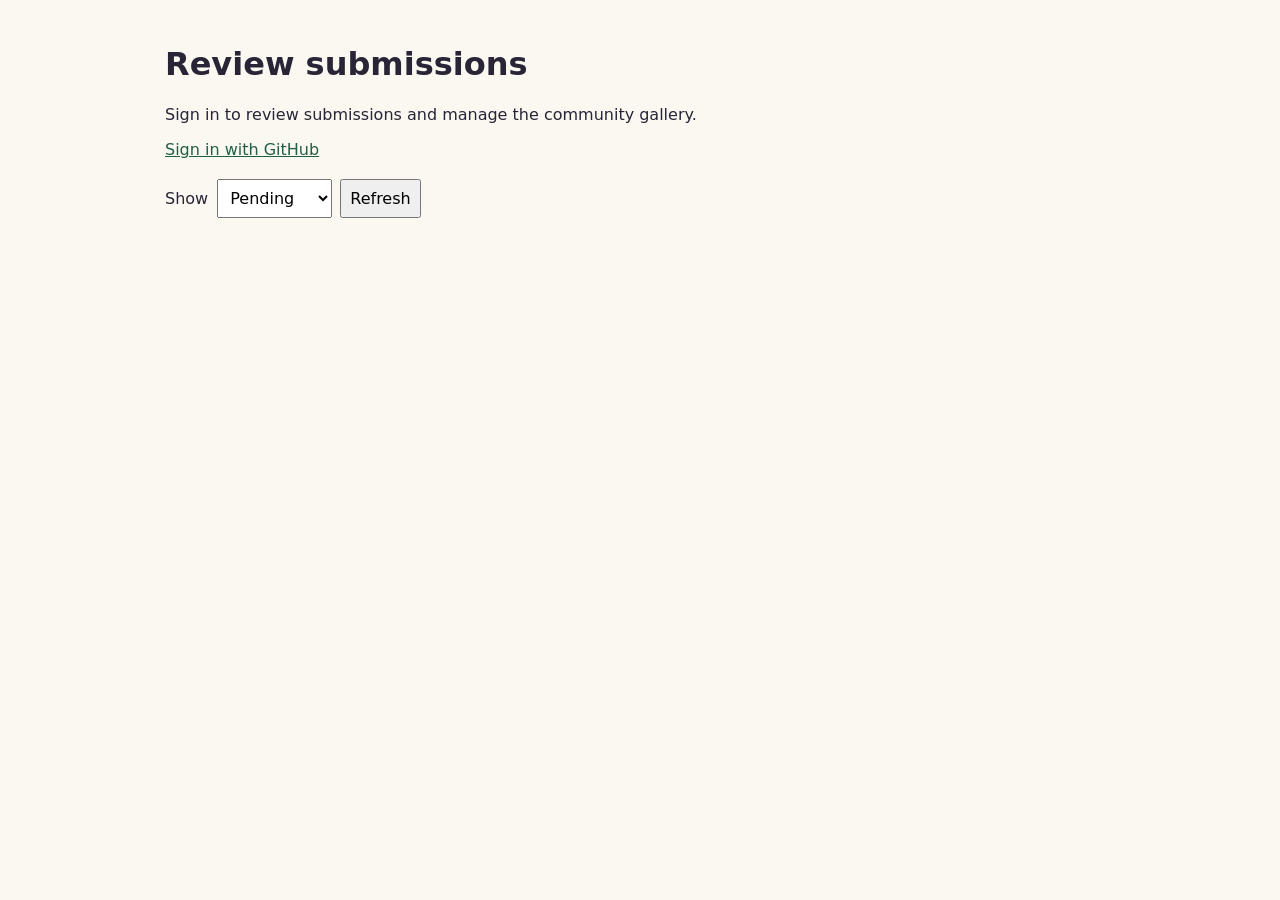
<file: community-admin.html>
<!doctype html><html lang="en"><head><meta charset="utf-8"><meta name="viewport" content="width=device-width, initial-scale=1"><title>Review submissions · Little Ledges</title><style>body{color:#292537;background:#faf8f1;max-width:950px;margin:auto;padding:24px;font:16px system-ui}button,select{font:inherit;margin:4px;padding:8px}article{background:#fff;border:1px solid #ddd;border-radius:12px;margin:12px 0;padding:18px}canvas{width:192px;height:192px;image-rendering:pixelated;background:#f3f1e9}.actions{flex-wrap:wrap;gap:5px;display:flex}a{color:#215f43}</style>  <script type="module" crossorigin src="./assets/admin-Ou22wRuo.js"></script>
  <link rel="modulepreload" crossorigin href="./assets/deployment-B0muhYAs.js">
</head><body><h1>Review submissions</h1><p>Sign in to review submissions and manage the community gallery.</p><p><a id="signIn" target="_blank" rel="noopener noreferrer">Sign in with GitHub</a></p><label>Show <select id="status"><option value="pending">Pending</option><option value="approved">Approved</option><option value="rejected">Rejected</option></select></label><button id="refresh">Refresh</button><p id="notice" role="status"></p><main id="list"></main></body></html>
</file>
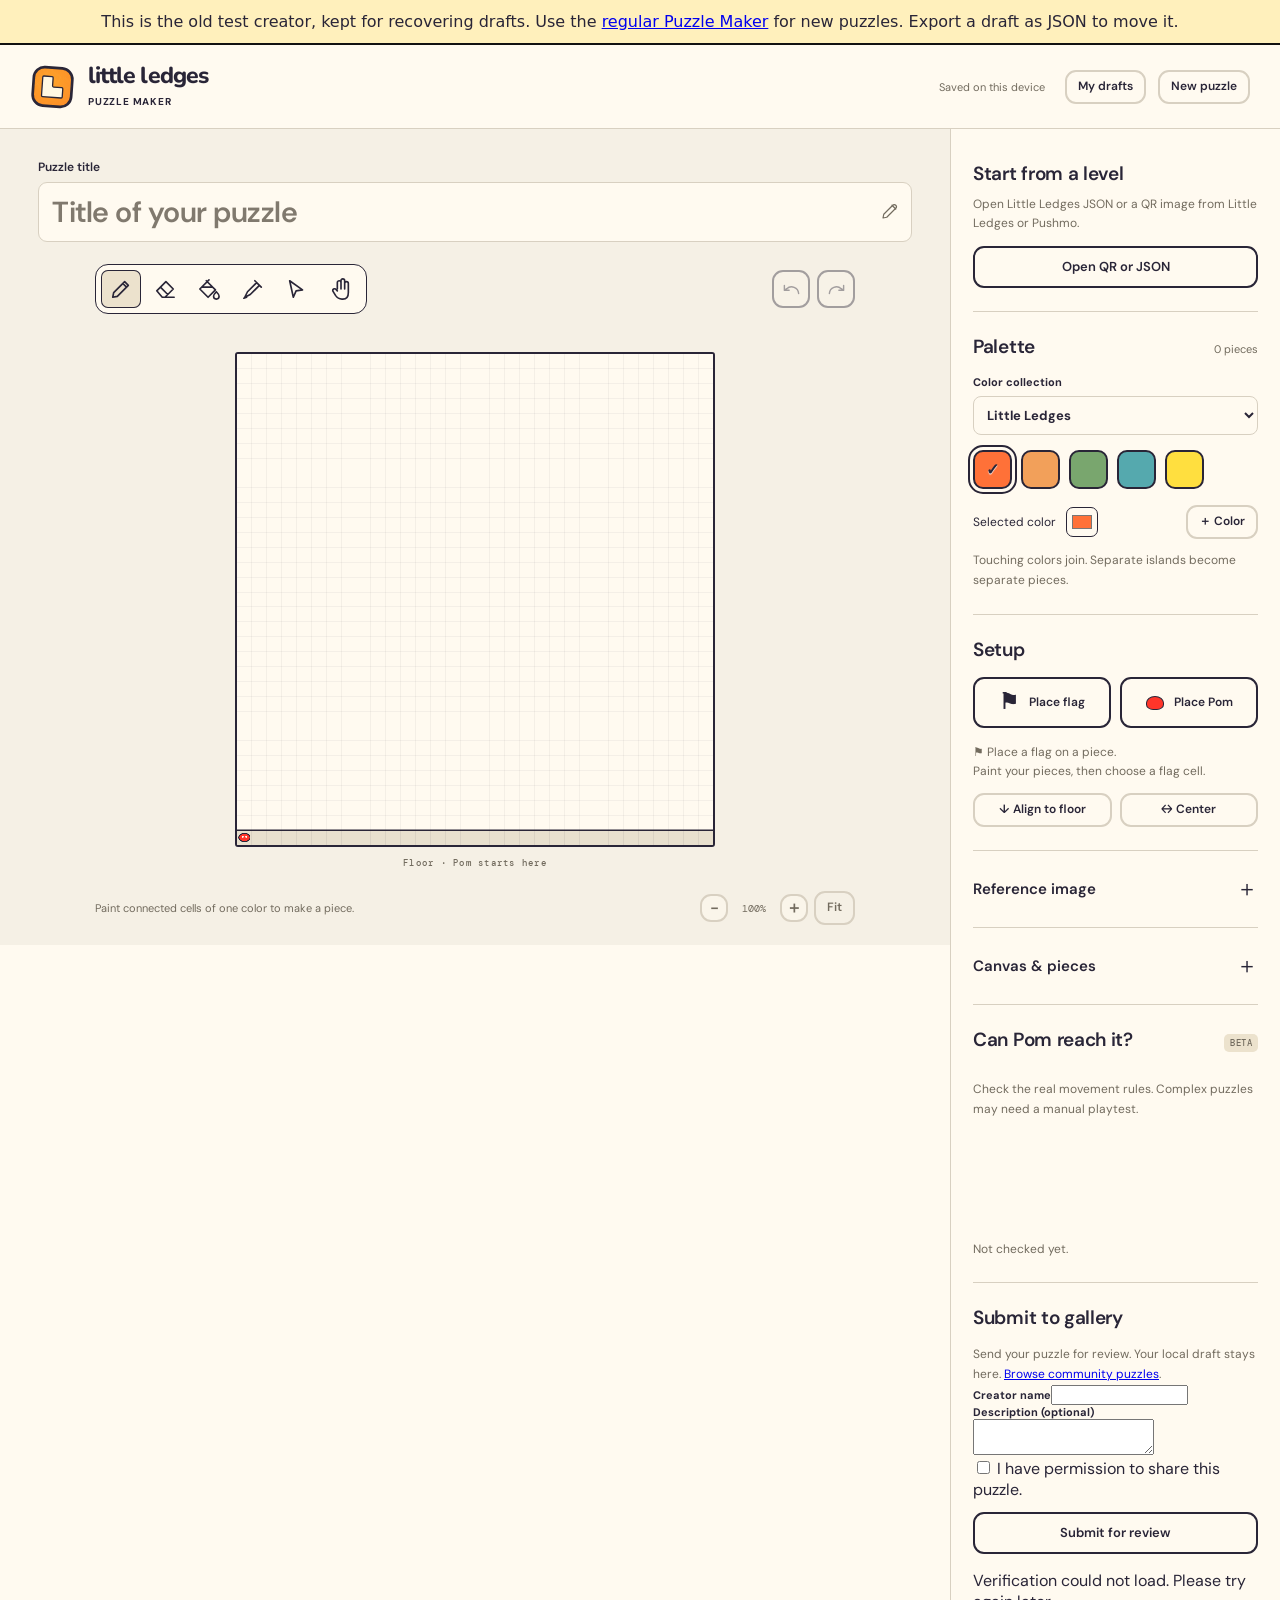
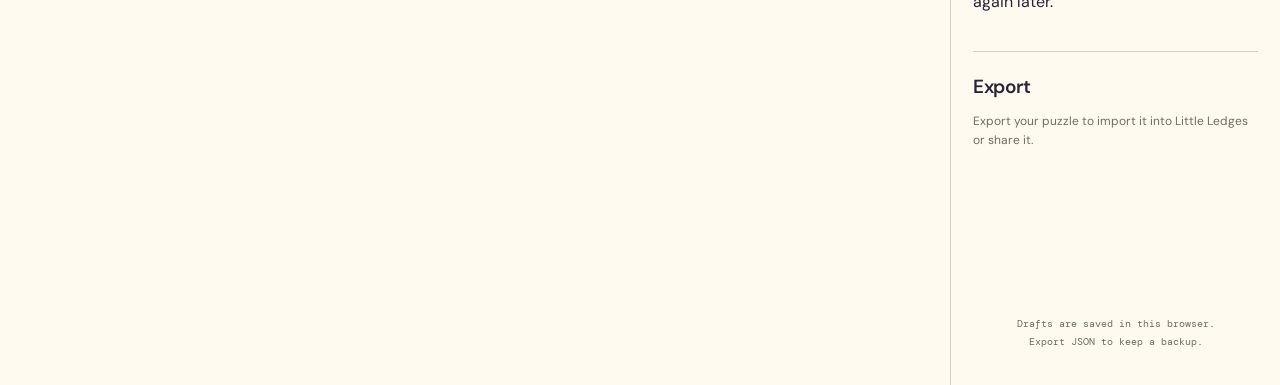
<file: legacy-creator.html>
<!doctype html>
<html lang="en"><head><meta charset="UTF-8"><meta name="viewport" content="width=device-width,initial-scale=1"><meta name="theme-color" content="#fffaf0"><meta name="description" content="Create and share 32 by 32 Little Ledges puzzles."><title>Puzzle Maker · Little Ledges</title><link rel="icon" type="image/svg+xml">  <script type="module" crossorigin src="./assets/main-CkkSjGlL.js"></script>
  <link rel="modulepreload" crossorigin href="./assets/deployment-BThmcQTx.js">
  <link rel="stylesheet" crossorigin href="./assets/main-De55_591.css">
</head>
<body><div role="status" style="padding:12px;text-align:center;background:#fff0bc;border-bottom:2px solid #111;font:16px system-ui">This is the old test creator, kept for recovering drafts. Use the <a href="https://santiesteban.github.io/games/pom/creator/">regular Puzzle Maker</a> for new puzzles. Export a draft as JSON to move it.</div><div id="app">
<header class="topbar"><a class="brand" id="gameLink" href="./"><img alt="Little Ledges"><span>little ledges <small>puzzle maker</small></span></a><div class="header-actions"><span id="saveStatus" role="status">Saved on this device</span><button id="draftsButton" class="button quiet">My drafts</button><button id="newButton" class="button quiet">New puzzle</button></div></header>
<main class="studio">
<section class="workspace" aria-label="Puzzle canvas">
<div class="workspace-heading"><div><label for="title">Puzzle title</label><div class="title-field"><input id="title" placeholder="Title of your puzzle" maxlength="48" autocomplete="off" aria-describedby="titleError" aria-invalid="false"><svg viewBox="0 0 24 24" fill="none" stroke="currentColor" stroke-width="1.6" stroke-linecap="round" stroke-linejoin="round" aria-hidden="true"><path d="m16 3 5 5M4 20l5-1L21 7a2.8 2.8 0 0 0-4-4L5 15Z"/></svg></div><p id="titleError" class="title-error" role="alert" hidden></p></div></div>
<div class="canvas-bar"><div class="toolset" role="toolbar" aria-label="Drawing tools"></div><div class="history"><button class="icon-button" id="undo" aria-label="Undo" title="Undo (Ctrl/⌘ Z)"><svg viewBox="0 0 24 24" aria-hidden="true"><path d="M3 7v6h6M21 17a9 9 0 0 0-15-6l-3 2"/></svg></button><button class="icon-button" id="redo" aria-label="Redo" title="Redo (Ctrl/⌘ Shift Z)"><svg viewBox="0 0 24 24" aria-hidden="true"><path d="M21 7v6h-6M3 17a9 9 0 0 1 15-6l3 2"/></svg></button></div></div>
<div class="touch-mode"><button id="touchDrawing" class="button quiet" aria-pressed="false">Touch drawing: off</button><span id="touchHint">Swipe to scroll · tap a cell to paint</span></div>
<div id="canvasViewport" class="canvas-viewport"><div id="boardWrap" class="board-wrap"><canvas id="board" width="1024" height="1024" aria-label="32 by 32 puzzle editor. Use arrows to choose a cell and Space to use the selected tool." tabindex="0"></canvas><div class="floor-label">Floor · Pom starts here</div></div></div>
<div class="canvas-bottom"><span id="canvasHint">Paint connected cells of one color to make a piece.</span><div class="zoom-controls"><button id="zoomOut" class="icon-button" aria-label="Zoom out">−</button><output id="zoomLabel">100%</output><button id="zoomIn" class="icon-button" aria-label="Zoom in">＋</button><button id="fit" class="button quiet">Fit</button></div></div>
</section>
<aside class="inspector" aria-label="Puzzle settings">
<section class="panel level-start-panel"><h2>Start from a level</h2><p class="hint">Open Little Ledges JSON or a QR image from Little Ledges or Pushmo.</p><button id="importJson" class="button full">Open QR or JSON</button></section>
<section class="panel"><div class="section-title"><h2>Palette</h2><span id="pieceCount">0 pieces</span></div><label class="field">Color collection<select id="palettePreset"><option value="classic">Little Ledges</option><option value="garden">Garden</option><option value="sunset">Sunset</option><option value="ocean">Ocean</option><option value="custom" disabled>Custom colors</option></select></label><div id="swatches" class="swatches" role="group" aria-label="Paint colors"></div><div class="color-edit"><label>Selected color <input id="customColor" type="color" value="#ff7138"></label><button class="button quiet" id="addColor">＋ Color</button></div><p class="hint">Touching colors join. Separate islands become separate pieces.</p></section>
<section class="panel"><h2>Setup</h2><div class="placement"><button id="flagTool" class="button"><span>⚑</span> Place flag</button><button id="startTool" class="button"><span class="tiny-pom"></span> Place Pom</button></div><div id="validation" class="validation" role="status"></div><div class="arrange"><button id="alignFloor" class="button quiet">↓ Align to floor</button><button id="centerArt" class="button quiet">↔ Center</button></div></section>
<details class="panel reference-panel"><summary>Reference image <span>＋</span></summary><p class="hint">Optional. Resize and position it on the canvas, then turn it into paintable pixels. Your image stays on your device.</p><label class="button full upload-label">Choose reference image<input id="imageFile" type="file" accept="image/png,image/jpeg,image/webp,image/avif" hidden></label><div id="referenceControls" hidden><div class="reference-preview"><canvas id="cropPreview" width="256" height="256" aria-label="Reference image placement"></canvas></div><label class="range-field" for="cropZoom">Image size <output id="referenceSize" aria-hidden="true">100%</output><input id="cropZoom" type="range" min=".1" max="8" value="1" step=".05"></label><label class="range-field" for="cropX">Horizontal position <output id="referenceX" aria-hidden="true">0.0 cells</output><input id="cropX" type="range" min="-32" max="32" value="0" step=".25"></label><label class="range-field" for="cropY">Vertical position <output id="referenceY" aria-hidden="true">0.0 cells</output><input id="cropY" type="range" min="-32" max="32" value="0" step=".25"></label><button id="moveReference" class="button full" aria-pressed="false">Move image on canvas</button><button id="resetReference" class="button quiet full">Reset image size & position</button><label class="range-field">Reference opacity <input id="referenceOpacity" type="range" min="0" max="1" value=".25" step=".05"></label><button id="pixelate" class="button full">Convert image to pieces</button><button id="removeReference" class="button quiet full">Remove reference</button></div></details>
<details class="panel"><summary>Canvas & pieces <span>＋</span></summary><label class="check"><input id="showGrid" type="checkbox" checked> Show cell grid</label><label class="check"><input id="showOutlines" type="checkbox" checked> Show piece boundaries</label><label class="check"><input id="showReference" type="checkbox" checked> Show reference image</label><label class="field">Pom starting depth<select id="startDepth"><option value="0">0 · Closest to the wall</option><option value="1">1</option><option value="2">2</option><option value="3">3 · Farthest from the wall</option></select></label><button id="autoStart" class="button quiet full">Choose Pom’s start automatically</button><label class="range-field">Selected piece pull depth <output id="depthLabel">0</output><input id="pieceDepth" type="range" min="0" max="3" step="1" value="0" disabled></label><p id="selectedPiece" class="hint">Choose the select tool and tap a piece.</p><button id="clearButton" class="button quiet full">Clear drawing</button></details>
<section class="panel analysis-panel"><div class="section-title"><h2>Can Pom reach it?</h2><span class="tag">BETA</span></div><p class="hint">Check the real movement rules. Complex puzzles may need a manual playtest.</p><button id="playtest" class="button primary full">Playtest the puzzle</button><div class="analysis-actions"><button id="analyze" class="button full">Check solvability</button><button id="cancelAnalysis" class="button full" hidden>Stop checking</button></div><p id="analysisStatus" class="analysis-status" role="status">Not checked yet.</p><div id="solutionControls" hidden><button id="replay" class="button full">▷ Watch solution</button><button id="stopReplay" class="button quiet full" hidden>Stop playback</button><output id="solutionStep"></output></div></section>
<section id="communityPanel" class="panel" hidden><h2>Submit to gallery</h2><p class="hint">Send your puzzle for review. Your local draft stays here. <a href="./community-gallery.html">Browse community puzzles</a>.</p><label class="field">Creator name<input id="communityName" maxlength="80" autocomplete="nickname"></label><label class="field">Description (optional)<textarea id="communityDescription" maxlength="500"></textarea></label><label><input id="communityPermission" type="checkbox"> I have permission to share this puzzle.</label><div id="communityChallenge"></div><button id="communitySubmit" class="button full">Submit for review</button><p id="communityStatus" role="status"></p></section>
<section class="panel share-panel"><h2>Export</h2><p class="hint">Export your puzzle to import it into Little Ledges or share it.</p><button id="exportJson" class="button primary full">Export puzzle JSON <span>↓</span></button><button id="exportCard" class="button full">Save image with QR <span>▦</span></button></section>
<p class="local-note">Drafts are saved in this browser.<br>Export JSON to keep a backup.</p>
</aside>
</main><div id="notice" class="notice" role="status" hidden></div>
<dialog id="draftsDialog"><header><h2>My drafts</h2><button class="icon-button" data-close aria-label="Close drafts">✕</button></header><div id="draftList"></div><p class="hint">Drafts and reference images stay in this browser.</p></dialog>
<dialog id="levelImportDialog" class="level-import-dialog" aria-labelledby="levelImportTitle">
<header><h2 id="levelImportTitle">Start from a level</h2><button class="icon-button" data-close aria-label="Close level import">✕</button></header>
<p class="hint">Choose a Little Ledges JSON file or a QR image from Little Ledges or Pushmo. Files are read on your device.</p>
<button id="chooseLevelFile" class="button full">Choose QR image or JSON</button><input id="levelFile" type="file" accept=".json,application/json,image/png,image/jpeg,image/webp,image/avif,image/gif,image/bmp" hidden>
<div class="level-import-link"><label for="levelImportLink">Or paste a Little Ledges link</label><div><input id="levelImportLink" type="url" inputmode="url" placeholder="https://…#puzzle=…" autocomplete="off" spellcheck="false"><button id="readLevelLink" class="button quiet">Read link</button></div></div>
<p id="levelImportStatus" class="level-import-status" role="status" aria-live="polite"></p>
<section id="levelImportPreview" class="level-import-preview" aria-label="Level preview" hidden><canvas id="levelImportCanvas" width="256" height="256" aria-label="Imported puzzle preview"></canvas><div><h3 id="levelImportName"></h3><p id="levelImportDetails"></p></div><ul id="levelImportWarnings" class="level-import-warnings" hidden></ul></section>
<div class="dialog-actions"><button class="button" data-close>Cancel</button><button id="createImportedDraft" class="button primary" disabled>Create draft</button></div>
</dialog>
<dialog id="confirmDialog"><h2 id="confirmTitle"></h2><p id="confirmCopy"></p><div class="dialog-actions"><button id="confirmNo" class="button">Keep editing</button><button id="confirmYes" class="button primary">Continue</button></div></dialog>
<dialog id="playDialog" class="play-dialog"><header><h2>Playtest</h2><button class="icon-button" data-close aria-label="Close playtest">✕</button></header><iframe id="gamePreview" title="Little Ledges puzzle playtest" allow="fullscreen"></iframe><p class="hint">Play this puzzle using Little Ledges. Close this window to keep creating.</p></dialog>
</div></body></html>
</file>
<file: assets/main-De55_591.css>
@font-face{font-family:DM Sans;font-style:normal;font-weight:100 1000;font-display:swap;src:url(./dm-sans-OkNhvBry.ttf)format("truetype")}@font-face{font-family:Nunito;font-style:normal;font-weight:200 1000;font-display:swap;src:url(./nunito-63TK8RbS.ttf)format("truetype")}@font-face{font-family:DM Mono;font-style:normal;font-weight:400;font-display:swap;src:url(./dm-mono-regular-DbtWzYYn.ttf)format("truetype")}@font-face{font-family:DM Mono;font-style:normal;font-weight:500;font-display:swap;src:url(./dm-mono-medium-BM4x6WFW.ttf)format("truetype")}:root{--ink:#292537;--cream:#fffaf0;--surface:#f5f0e5;--selected:#ece2cd;--orange:#ff9d1c;--muted:#726b5e;--line:#d8d0c1;--lightningcss-light:initial;--lightningcss-dark: ;color-scheme:light;color:var(--ink);background:var(--cream);font-family:DM Sans,sans-serif}*{box-sizing:border-box}body{margin:0}button,input,select{font:inherit;color:inherit}button,a,input,summary,select{-webkit-tap-highlight-color:transparent}button,summary{cursor:pointer}button:disabled{opacity:.4;cursor:default;box-shadow:none}.button,.icon-button{border:2px solid var(--ink);background:var(--cream);box-shadow:none;border-radius:11px;justify-content:center;align-items:center;gap:10px;min-height:42px;padding:10px 15px;font-size:13px;font-weight:600;line-height:1.3;text-decoration:none;transition:background .15s,transform .15s;display:inline-flex}.button:hover:not(:disabled),.icon-button:hover:not(:disabled){background:var(--selected)}.button:active:not(:disabled),.icon-button:active:not(:disabled){box-shadow:none;transform:translateY(1px)}.button.primary{background:var(--orange)}.button.primary:hover:not(:disabled){background:#ffae44}.button.quiet{box-shadow:none;border-color:var(--line);background:0 0;min-height:34px;padding:7px 11px;font-size:12px}.button.full{width:100%;margin-top:12px}.icon-button{width:38px;height:38px;min-height:38px;box-shadow:none;padding:0;font-size:20px}.topbar{border-bottom:1px solid var(--line);background:var(--cream);justify-content:space-between;align-items:center;gap:20px;height:84px;padding:15px 30px;display:flex}.brand{color:inherit;align-items:center;gap:13px;text-decoration:none;display:flex}.brand img{width:45px;height:46px}.brand span{letter-spacing:-.8px;font:800 23px/.95 Nunito,sans-serif}.brand small{letter-spacing:.08em;text-transform:uppercase;margin-top:8px;font:700 10px DM Sans,sans-serif;display:block}.header-actions{align-items:center;gap:12px;display:flex}.header-actions>span{color:var(--muted);margin-right:8px;font-size:11px}.studio{grid-template-columns:minmax(0,1fr) 330px;min-height:calc(100dvh - 84px);display:grid}.workspace{background:var(--surface);flex-direction:column;align-self:start;height:100dvh;min-height:540px;max-height:100dvh;padding:30px clamp(16px,3vw,50px) 20px;display:flex;position:sticky;top:0}.workspace-heading{justify-content:space-between;align-items:center;gap:15px;margin-bottom:22px;display:flex}.workspace-heading>div{flex:1;min-width:0}.workspace-heading label{margin-bottom:7px;font-size:12px;font-weight:600;display:block}.title-field{position:relative}.workspace-heading input{letter-spacing:-.5px;border:1.5px solid var(--line);background:var(--cream);border-radius:9px;width:100%;min-width:0;padding:11px 42px 11px 13px;font:600 clamp(21px,2.4vw,29px)/1.25 DM Sans,sans-serif}.workspace-heading input::placeholder{color:#80796e;opacity:1}.workspace-heading input:focus{border-color:var(--ink)}.workspace-heading input[aria-invalid=true]{border-color:#a04032}.title-field svg{width:18px;height:18px;color:var(--muted);pointer-events:none;position:absolute;top:50%;right:14px;transform:translateY(-50%)}.title-error{color:#a04032;margin:8px 0 0;font-size:12px;line-height:1.5}.history svg{fill:none;stroke:currentColor;stroke-width:1.8px;stroke-linecap:round;stroke-linejoin:round;width:19px;height:19px}.canvas-bar{justify-content:space-between;gap:12px;width:100%;max-width:760px;margin:0 auto 14px;display:flex}.toolset{border:1.5px solid var(--ink);background:var(--cream);box-shadow:none;border-radius:13px;gap:4px;padding:5px;display:flex}.tool{background:0 0;border:0;border-radius:7px;place-items:center;width:40px;height:38px;display:grid;position:relative}.tool svg{fill:none;stroke:currentColor;stroke-width:1.8px;stroke-linecap:round;stroke-linejoin:round;width:22px;height:22px}.tool[aria-pressed=true]{background:var(--selected);box-shadow:inset 0 0 0 1px var(--ink)}.history{align-items:center;gap:7px;display:flex}.history .icon-button{background:#fffaf0aa}.canvas-viewport{touch-action:pan-y pinch-zoom;border-radius:10px;flex:1;place-items:center;min-height:230px;display:grid;position:relative;overflow:hidden}.board-wrap{transform-origin:50%;will-change:transform;position:absolute}#board{border:2px solid var(--ink);width:100%;height:100%;box-shadow:none;touch-action:pan-y pinch-zoom;image-rendering:pixelated;cursor:crosshair;background:#fffaf0;border-radius:3px;display:block}.floor-label{letter-spacing:.14em;text-align:center;color:var(--muted);pointer-events:none;margin-top:10px;font:500 9px DM Mono,monospace}.canvas-bottom{color:var(--muted);justify-content:space-between;align-items:center;gap:15px;width:100%;max-width:760px;margin:20px auto 0;font-size:11px;line-height:1.5;display:flex}.zoom-controls{flex-shrink:0;align-items:center;gap:6px;display:flex}.zoom-controls .icon-button{border-color:var(--line);background:#fffaf077;width:28px;height:28px;min-height:28px;font-size:16px}.zoom-controls output{text-align:center;min-width:40px;font:10px DM Mono,monospace}.zoom-controls .quiet{border-color:var(--line);color:var(--muted)}.inspector{background:var(--cream);border-left:1px solid var(--line);padding:10px 22px 24px}.panel{border-bottom:1px solid var(--line);padding:23px 0}.panel h2{letter-spacing:-.3px;margin:0 0 15px;font:600 19px/1.3 DM Sans,sans-serif}.section-title{justify-content:space-between;align-items:baseline;gap:8px;display:flex}.section-title>span{color:var(--muted);font-size:11px}.field{font-size:11px;font-weight:700;display:block}.field select{background:var(--cream);border:1.5px solid var(--line);border-radius:8px;width:100%;margin:7px 0 15px;padding:9px;font-size:13px;display:block}.swatches{flex-wrap:wrap;gap:9px;margin:5px 0 16px;display:flex}.swatch{border:2px solid var(--ink);width:39px;height:39px;box-shadow:none;border-radius:10px;position:relative}.swatch[aria-pressed=true]{outline:2px solid var(--ink);outline-offset:3px}.swatch[aria-pressed=true]:after{content:"✓";color:#292537;text-shadow:0 1px 1px #fff;place-items:center;font-weight:900;display:grid;position:absolute;inset:0}.color-edit{justify-content:space-between;align-items:center;gap:8px;display:flex}.color-edit label{align-items:center;gap:10px;font-size:12px;display:flex}input[type=color]{border:1.5px solid var(--ink);background:var(--cream);cursor:pointer;border-radius:7px;width:32px;height:30px;padding:3px}.hint{color:var(--muted);margin:12px 0 0;font-size:12px;line-height:1.65}.placement{gap:9px;display:flex}.placement .button{flex:1;min-width:0;padding:9px 8px;font-size:12px}.placement .button[aria-pressed=true]{background:var(--selected)}.placement span{font-size:22px}.tiny-pom{border:1.5px solid var(--ink);background:#ff352a;border-radius:50% 50% 40% 40%;width:18px;height:14px;display:inline-block}.validation{color:var(--muted);white-space:pre-line;margin:15px 0 12px;font-size:12px;line-height:1.6}.validation.good{color:#39735e}.arrange{gap:8px;display:flex}.arrange .button{flex:1}.panel summary{justify-content:space-between;align-items:center;min-height:23px;font-size:15px;font-weight:600;list-style:none;display:flex}.panel summary::-webkit-details-marker{display:none}.panel[open] summary{margin-bottom:18px}.panel[open] summary>span{transform:rotate(45deg)}.panel summary span{font-size:22px;font-weight:400}.range-field{margin-top:17px;font-size:12px;line-height:1.5;display:block}.range-field output{float:right}input[type=range]{width:100%;accent-color:var(--ink);margin:10px 0 0;display:block}.reference-preview{border:2px solid var(--ink);border-radius:10px;width:160px;height:160px;margin:18px auto 0;overflow:hidden}.reference-preview canvas{width:100%;height:100%}.check{align-items:center;gap:10px;margin:16px 0;font-size:13px;display:flex}.check input{accent-color:var(--ink);width:17px;height:17px}.tag{background:var(--selected);letter-spacing:.05em;border-radius:5px;padding:3px 6px;font:500 9px DM Mono,monospace!important}.analysis-status{color:var(--muted);margin-bottom:0;font-size:12px;line-height:1.6}.analysis-status[data-status=solvable]{color:#39735e}.analysis-status[data-status=unsolvable]{color:#a04032}.share-panel{border:0}.share-panel h2{margin-bottom:8px}.share-panel .primary{margin-top:20px}.local-note{text-align:center;color:var(--muted);margin-top:25px;font:10px/1.8 DM Mono,monospace}.notice{background:var(--cream);border:2px solid var(--ink);box-shadow:none;z-index:50;border-radius:13px;max-width:90%;padding:14px 20px;font-size:13px;line-height:1.5;position:fixed;bottom:24px;left:50%;transform:translate(-50%)}dialog{border:3px solid var(--ink);background:var(--cream);color:var(--ink);width:min(520px,100% - 28px);max-height:88dvh;box-shadow:none;border-radius:21px;padding:24px}dialog::backdrop{background:#29253799}dialog header{justify-content:space-between;align-items:center;margin-bottom:18px;display:flex}dialog h2{margin:0;font:600 24px DM Sans,sans-serif}dialog p{font-size:14px;line-height:1.6}.dialog-actions{justify-content:flex-end;gap:12px;margin-top:24px;display:flex}.draft-row{border-top:1px solid var(--line);align-items:center;gap:12px;padding:16px 0;display:flex}.draft-row .draft-open{text-align:left;background:0 0;border:0;flex:1;min-height:40px;font-weight:600}.draft-row small{color:var(--muted);margin-top:5px;font-size:11px;font-weight:400;display:block}.play-dialog{width:min(1100px,100% - 24px);height:94dvh;max-height:94dvh;padding:14px;display:none;overflow:hidden}.play-dialog[open]{flex-direction:column;display:flex}.play-dialog header{margin:0 0 10px}.play-dialog iframe{border:2px solid var(--ink);border-radius:10px;flex:1;width:100%;min-height:0}.play-dialog .hint{margin-top:8px}#solutionStep{margin-top:12px;font:11px/1.5 DM Mono,monospace;display:block}button:focus-visible,a:focus-visible,input:focus-visible,select:focus-visible,summary:focus-visible,canvas:focus-visible{outline:2px solid var(--ink);outline-offset:4px}[hidden]{display:none!important}@media (width>=1600px){.studio{grid-template-columns:minmax(0,1fr) 370px}.inspector{padding-inline:30px}.workspace{padding-inline:70px}}@media (width<=900px){.topbar{height:74px;padding-inline:18px}.studio{grid-template-columns:minmax(0,1fr) 295px}.workspace{padding:22px 17px 15px}.tool{width:33px}.toolset{gap:0}.history{gap:4px}.history .icon-button{width:30px}.canvas-bottom{flex-wrap:wrap}.inspector{padding-inline:17px}.header-actions>span{display:none}.brand span{font-size:20px}.brand img{width:38px;height:40px}}@media (width<=680px){.topbar{gap:10px;height:72px;padding:12px 14px}.brand{gap:9px}.brand span{font-size:18px}.brand small{font-size:8px}.brand img{width:33px;height:36px}.header-actions{gap:6px}.header-actions .button{min-height:33px;padding:6px 8px;font-size:10px}.studio{display:block}.workspace{height:calc(100svh - 72px);min-height:560px;max-height:850px;padding:20px 16px 14px;position:relative}.workspace-heading{margin-bottom:17px}.workspace-heading input{font-size:21px}.canvas-bar{margin-bottom:8px}.toolset{gap:2px;padding:4px}.tool{width:35px;height:34px}.tool svg{width:20px;height:20px}.history .icon-button{width:30px;height:32px;min-height:32px}.canvas-bottom{gap:8px;margin-top:12px}.canvas-bottom>span{flex:1;min-width:140px;font-size:10px}.inspector{border-left:0;border-top:1px solid var(--line);padding:0 22px 30px}.inspector .panel{padding-block:24px}.swatch{width:44px;height:44px}.section-title h2{font-size:21px}.play-dialog{padding:9px}.play-dialog .hint{font-size:10px}}@media (prefers-reduced-motion:reduce){*{transition:none!important}}@media (width>=681px){.topbar{z-index:10;position:sticky;top:0}.workspace{height:calc(100dvh - 84px);min-height:0;max-height:calc(100dvh - 84px);top:84px}}@media (width>=681px) and (width<=900px){.workspace{height:calc(100dvh - 74px);max-height:calc(100dvh - 74px);top:74px}}.canvas-viewport.is-touch-editing,.canvas-viewport.is-touch-editing #board{touch-action:none}.touch-mode{color:var(--muted);flex-shrink:0;align-items:center;gap:10px;margin:0 0 10px;font-size:10px;line-height:1.4;display:none}.touch-mode .button{border-color:var(--line);background:#fffaf099;flex-shrink:0}.touch-mode .button[aria-pressed=true]{background:var(--selected);border-color:var(--ink)}@media (pointer:coarse),(width<=680px){.touch-mode{flex-wrap:wrap;display:flex}}#moveReference[aria-pressed=true]{background:var(--selected)}.workspace{scroll-margin-top:84px}@media (width<=680px){.workspace{scroll-margin-top:0}}.level-start-panel h2{margin-bottom:8px}.level-start-panel>.hint{margin-top:0}.level-import-dialog{overscroll-behavior:contain;width:min(560px,100% - 28px);overflow-y:auto}.level-import-dialog>header{gap:14px}.level-import-dialog h2{font-size:23px}.level-import-dialog>header .icon-button{flex-shrink:0}.level-import-dialog>.hint{margin-top:0}.level-import-link{margin-top:22px}.level-import-link label{margin-bottom:8px;font-size:12px;font-weight:600;display:block}.level-import-link>div{align-items:stretch;gap:8px;display:flex}.level-import-link input{background:var(--cream);border:1.5px solid var(--line);border-radius:8px;width:100%;min-width:0;padding:10px;font:13px DM Sans,sans-serif}.level-import-link button{flex-shrink:0}.level-import-status{color:var(--muted);overflow-wrap:anywhere;margin:18px 0 0;font-size:12px;line-height:1.6}.level-import-status[data-error=true]{color:#a04032}.level-import-preview{border-top:1px solid var(--line);grid-template-columns:128px minmax(0,1fr);align-items:center;gap:16px;margin-top:20px;padding-top:20px;display:grid}.level-import-preview canvas{border:1px solid var(--line);width:128px;height:128px;image-rendering:pixelated;border-radius:5px}.level-import-preview h3{overflow-wrap:anywhere;margin:0;font-size:17px;font-weight:600;line-height:1.3}.level-import-preview p{color:var(--muted);margin:7px 0 0;font-size:12px;line-height:1.5}.level-import-warnings{color:var(--muted);grid-column:1/-1;margin:0;padding-left:18px;font-size:12px;line-height:1.6}@media (width<=420px){.level-import-dialog{padding:19px}.level-import-dialog h2{font-size:21px}.level-import-preview{grid-template-columns:96px minmax(0,1fr);gap:12px}.level-import-preview canvas{width:96px;height:96px}.level-import-link>div{flex-wrap:wrap}.level-import-link button{width:100%}}
</file>
